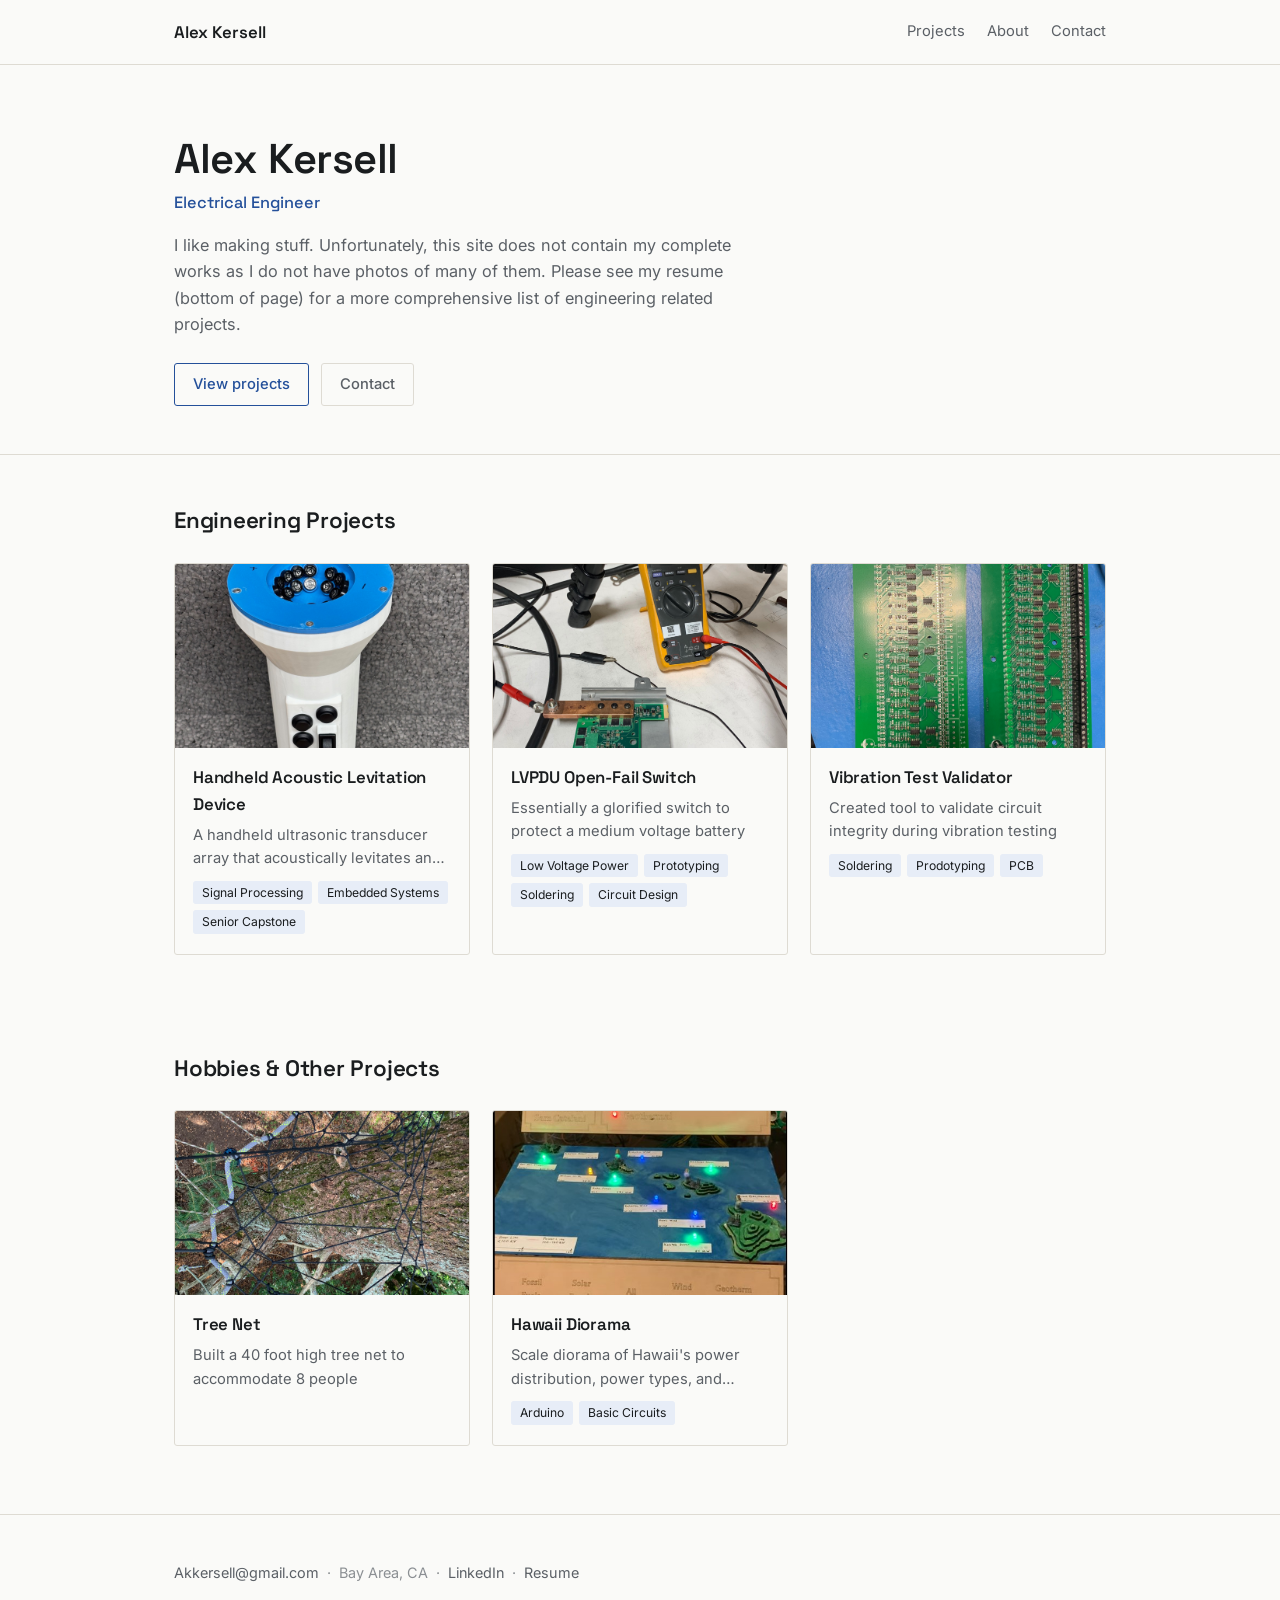
<file: index.html>
<!DOCTYPE html>
<html lang="en">
<head>
<meta charset="UTF-8">
<meta name="viewport" content="width=device-width, initial-scale=1.0">
<title>Portfolio</title>
<link rel="preconnect" href="https://fonts.googleapis.com">
<link rel="preconnect" href="https://fonts.gstatic.com" crossorigin>
<link href="https://fonts.googleapis.com/css2?family=Space+Grotesk:wght@500;600;700&family=Inter:wght@400;500;600&display=swap" rel="stylesheet">
<link rel="stylesheet" href="/assets/style.css">
</head>
<body>

<header class="site-header">
  <div class="wrap header-inner">
    <a class="logo" href="/">Portfolio</a>
    <nav id="site-nav" class="site-nav"></nav>
  </div>
</header>

<section class="hero">
  <div class="wrap">
    <h1 id="hero-name">&nbsp;</h1>
    <p class="hero-role" id="hero-role"></p>
    <p class="hero-intro" id="hero-intro"></p>
    <div class="hero-actions">
      <a href="#projects" class="btn">View projects</a>
      <a href="#contact" class="btn btn-ghost">Contact</a>
    </div>
  </div>
</section>

<main class="wrap">
  <section id="projects" class="section">
    <h2>Engineering Projects</h2>
    <div id="project-grid-engineering" class="project-grid"></div>
  </section>
  <section id="hobbies" class="section">
    <h2>Hobbies &amp; Other Projects</h2>
    <div id="project-grid-hobby" class="project-grid"></div>
  </section>
</main>

<footer id="contact" class="site-footer">
  <div class="wrap">
    <p id="footer-contact"></p>
  </div>
</footer>

<!-- Netlify Identity: needed here (not just in /admin) so invite and
     password-reset email links — which land on this homepage — can show
     their "set your password" modal, then send you on to the editor. -->
<script src="https://identity.netlify.com/v1/netlify-identity-widget.js"></script>
<script>
if (window.netlifyIdentity) {
  window.netlifyIdentity.on("init", user => {
    if (!user) {
      window.netlifyIdentity.on("login", () => {
        document.location.href = "/admin/";
      });
    }
  });
}
</script>

<script src="/assets/site.js"></script>
<script>
(async function(){
  try{
    const site = await fetchJSON('/content/site.json');
    document.title = (site.name || 'Portfolio') + (site.role ? ' — ' + site.role : '');
    document.getElementById('hero-name').textContent = site.name || '';
    document.getElementById('hero-role').textContent = site.role || '';
    document.getElementById('hero-intro').textContent = site.intro || '';
    document.getElementById('footer-contact').innerHTML = footerContactHTML(site);
    await initNav(site);
  }catch(e){
    console.error(e);
  }

  try{
    const data = await fetchJSON('/content/projects.json');
    renderProjectGrid(data.items || []);
  }catch(e){
    document.getElementById('project-grid-engineering').innerHTML = '<p class="empty">Could not load projects.</p>';
    document.getElementById('hobbies').hidden = true;
    console.error(e);
  }
})();
</script>
</body>
</html>
</file>
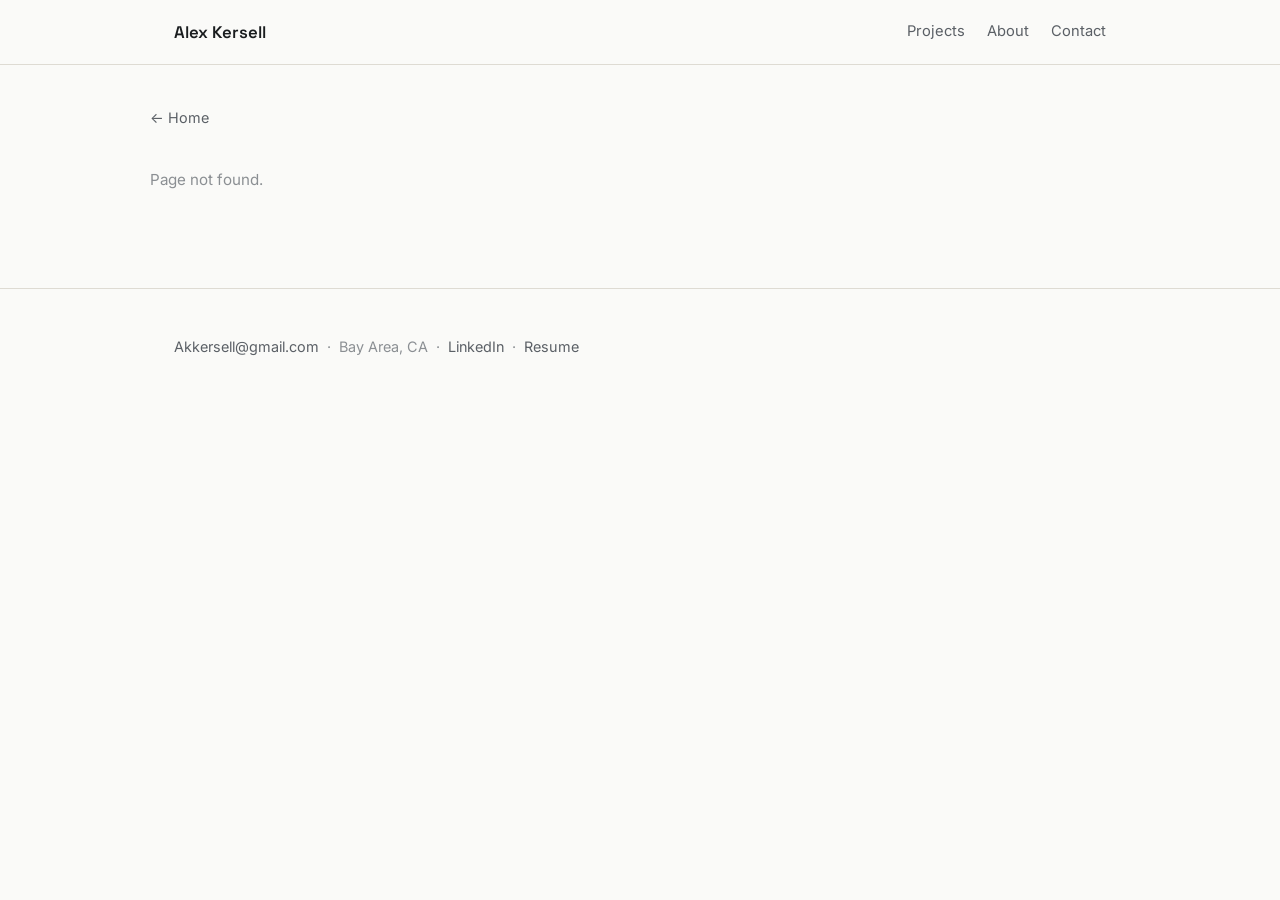
<file: page.html>
<!DOCTYPE html>
<html lang="en">
<head>
<meta charset="UTF-8">
<meta name="viewport" content="width=device-width, initial-scale=1.0">
<title>Page</title>
<link rel="preconnect" href="https://fonts.googleapis.com">
<link rel="preconnect" href="https://fonts.gstatic.com" crossorigin>
<link href="https://fonts.googleapis.com/css2?family=Space+Grotesk:wght@500;600;700&family=Inter:wght@400;500;600&display=swap" rel="stylesheet">
<link rel="stylesheet" href="/assets/style.css">
</head>
<body>

<header class="site-header">
  <div class="wrap header-inner">
    <a class="logo" href="/">Portfolio</a>
    <nav id="site-nav" class="site-nav"></nav>
  </div>
</header>

<main class="wrap detail">
  <a href="/" class="back-link">&larr; Home</a>
  <div id="page-content"><p class="empty">Loading…</p></div>
</main>

<footer id="contact" class="site-footer">
  <div class="wrap">
    <p id="footer-contact"></p>
  </div>
</footer>

<script src="/assets/site.js"></script>
<script>
(async function(){
  const params = new URLSearchParams(location.search);
  const slug = params.get('slug');
  let site = {};
  try{
    site = await fetchJSON('/content/site.json');
    document.getElementById('footer-contact').innerHTML = footerContactHTML(site);
    await initNav(site);
  }catch(e){ console.error(e); }

  const el = document.getElementById('page-content');
  try{
    const data = await fetchJSON('/content/pages.json');
    const item = (data.items || []).find(p => p.slug === slug);
    if(!item){
      el.innerHTML = '<p class="empty">Page not found.</p>';
      return;
    }
    document.title = item.title + (site.name ? ' — ' + site.name : '');
    const gallery = (item.gallery || []).map(g => (g && g.image) ? g.image : g).filter(Boolean);
    el.innerHTML = `
      ${item.cover ? coverHTML(item, 'large') : ''}
      <h1>${escapeHTML(item.title)}</h1>
      <div class="prose">${renderMarkdown(item.body || '')}</div>
      ${gallery.length ? `<div class="gallery">${gallery.map(src => `<img src="${escapeHTML(src)}" loading="lazy" alt="${escapeHTML(item.title)}">`).join('')}</div>` : ''}
    `;
  }catch(e){
    el.innerHTML = '<p class="empty">Could not load this page.</p>';
    console.error(e);
  }
})();
</script>
</body>
</html>
</file>
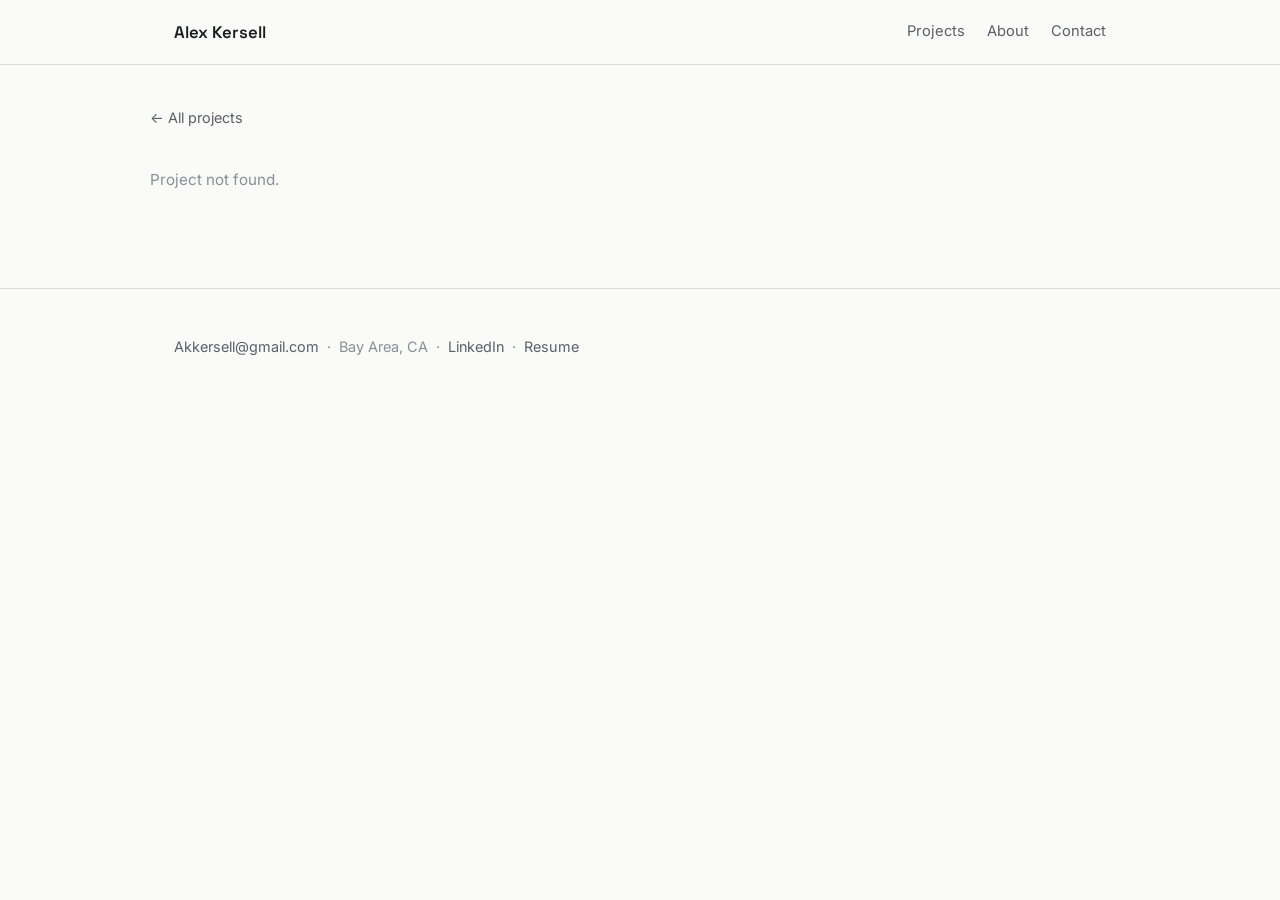
<file: project.html>
<!DOCTYPE html>
<html lang="en">
<head>
<meta charset="UTF-8">
<meta name="viewport" content="width=device-width, initial-scale=1.0">
<title>Project</title>
<link rel="preconnect" href="https://fonts.googleapis.com">
<link rel="preconnect" href="https://fonts.gstatic.com" crossorigin>
<link href="https://fonts.googleapis.com/css2?family=Space+Grotesk:wght@500;600;700&family=Inter:wght@400;500;600&display=swap" rel="stylesheet">
<link rel="stylesheet" href="/assets/style.css">
</head>
<body>

<header class="site-header">
  <div class="wrap header-inner">
    <a class="logo" href="/">Portfolio</a>
    <nav id="site-nav" class="site-nav"></nav>
  </div>
</header>

<main class="wrap detail">
  <a href="/#projects" class="back-link">&larr; All projects</a>
  <div id="project-detail"><p class="empty">Loading…</p></div>
</main>

<footer id="contact" class="site-footer">
  <div class="wrap">
    <p id="footer-contact"></p>
  </div>
</footer>

<script src="/assets/site.js"></script>
<script>
(async function(){
  const params = new URLSearchParams(location.search);
  const slug = params.get('slug');
  let site = {};
  try{
    site = await fetchJSON('/content/site.json');
    document.getElementById('footer-contact').innerHTML = footerContactHTML(site);
    await initNav(site);
  }catch(e){ console.error(e); }

  const el = document.getElementById('project-detail');
  try{
    const data = await fetchJSON('/content/projects.json');
    const item = (data.items || []).find(p => p.slug === slug);
    if(!item){
      el.innerHTML = '<p class="empty">Project not found.</p>';
      return;
    }
    document.title = item.title + (site.name ? ' — ' + site.name : '');
    const gallery = (item.gallery || []).map(g => (g && g.image) ? g.image : g).filter(Boolean);
    el.innerHTML = `
      ${coverHTML(item, 'large')}
      <h1>${escapeHTML(item.title)}</h1>
      <div class="detail-meta">
        ${item.date ? `<span>${formatDate(item.date)}</span>` : ''}
        ${item.link ? `<a href="${escapeHTML(item.link)}" target="_blank" rel="noopener" class="btn btn-ghost">View live &rarr;</a>` : ''}
      </div>
      ${renderTags(item.tags)}
      <div class="prose">${renderMarkdown(item.body || '')}</div>
      ${gallery.length ? `<div class="gallery">${gallery.map(src => `<img src="${escapeHTML(src)}" loading="lazy" alt="${escapeHTML(item.title)}">`).join('')}</div>` : ''}
    `;
  }catch(e){
    el.innerHTML = '<p class="empty">Could not load this project.</p>';
    console.error(e);
  }
})();
</script>
</body>
</html>
</file>
<file: assets/style.css>
:root{
  --bg: #FAFAF8;
  --panel: #F3F2ED;
  --ink: #1A1D1F;
  --ink-soft: #5B6066;
  --ink-faint: #8B8F93;
  --line: #DEDBD3;
  --accent: #24509A;
  --accent-soft: #E7EDF7;
  --max: 980px;
  --gutter: 24px;
}

*{ box-sizing: border-box; }
html{ scroll-behavior: smooth; }

body{
  margin:0;
  background: var(--bg);
  color: var(--ink);
  font-family: 'Inter', -apple-system, BlinkMacSystemFont, sans-serif;
  font-size: 16px;
  line-height: 1.6;
  -webkit-font-smoothing: antialiased;
}

h1, h2, h3, .display{
  font-family: 'Space Grotesk', 'Inter', sans-serif;
  font-weight: 600;
  letter-spacing: -0.01em;
  margin: 0;
}

a{ color: var(--accent); text-decoration: none; }
a:hover{ text-decoration: underline; }
a:focus-visible, button:focus-visible{
  outline: 2px solid var(--accent);
  outline-offset: 3px;
}

.wrap{
  max-width: var(--max);
  margin: 0 auto;
  padding: 0 var(--gutter);
}

/* ---------- Header ---------- */

.site-header{
  border-bottom: 1px solid var(--line);
  position: sticky;
  top: 0;
  background: rgba(250,250,248,0.92);
  backdrop-filter: blur(6px);
  z-index: 10;
}

.header-inner{
  display: flex;
  justify-content: space-between;
  align-items: center;
  height: 64px;
}

.logo{
  font-family: 'Space Grotesk', sans-serif;
  font-weight: 600;
  font-size: 1.05rem;
  color: var(--ink);
}
.logo:hover{ text-decoration: none; color: var(--accent); }

.site-nav{ display: flex; gap: 22px; font-size: 0.92rem; }
.site-nav a{ color: var(--ink-soft); }
.site-nav a:hover{ color: var(--accent); text-decoration: none; }

/* ---------- Hero ---------- */

.hero{
  padding: 72px 0 48px;
  border-bottom: 1px solid var(--line);
}

.hero .wrap{
  opacity: 0;
  animation: rise 0.7s ease-out forwards;
}

@keyframes rise{
  from{ opacity: 0; transform: translateY(10px); }
  to{ opacity: 1; transform: translateY(0); }
}
@media (prefers-reduced-motion: reduce){
  .hero .wrap{ animation: none; opacity: 1; }
}

.hero h1{ font-size: clamp(2rem, 5vw, 2.6rem); line-height: 1.08; }

.hero-role{
  margin-top: 8px;
  color: var(--accent);
  font-family: 'Space Grotesk', sans-serif;
  font-size: 1.02rem;
  font-weight: 500;
}

.hero-intro{
  margin-top: 16px;
  max-width: 56ch;
  color: var(--ink-soft);
  font-size: 1.02rem;
}

.hero-actions{ margin-top: 26px; display: flex; gap: 12px; }

.btn{
  display: inline-block;
  padding: 9px 18px;
  border: 1px solid var(--accent);
  border-radius: 3px;
  color: var(--accent);
  font-size: 0.92rem;
  font-weight: 500;
}
.btn:hover{ text-decoration: none; background: var(--accent-soft); }
.btn-ghost{ border-color: var(--line); color: var(--ink-soft); }
.btn-ghost:hover{ border-color: var(--ink-faint); background: transparent; color: var(--ink); }

/* ---------- Sections ---------- */

.section{ padding: 48px 0; }
.section h2{ font-size: 1.4rem; margin-bottom: 24px; }

.empty{ color: var(--ink-faint); font-size: 0.95rem; }

/* ---------- Project grid ---------- */

.project-grid{
  display: grid;
  grid-template-columns: repeat(auto-fill, minmax(250px, 1fr));
  gap: 22px;
}

.project-card{
  display: flex;
  flex-direction: column;
  border: 1px solid var(--line);
  border-radius: 3px;
  overflow: hidden;
  background: var(--bg);
  color: var(--ink);
  transition: border-color 0.15s ease;
}
.project-card:hover{ border-color: var(--accent); text-decoration: none; }

.cover{
  aspect-ratio: 16 / 10;
  background: var(--accent-soft);
  overflow: hidden;
}
.cover img{ width: 100%; height: 100%; object-fit: cover; display: block; }
.cover-placeholder{
  display: flex;
  align-items: center;
  justify-content: center;
}
.cover-placeholder span{
  font-family: 'Space Grotesk', sans-serif;
  font-weight: 600;
  font-size: 2.4rem;
  color: var(--accent);
  opacity: 0.55;
}

.project-card-body{ padding: 16px 18px 20px; }
.project-card-body h3{ font-size: 1.05rem; margin-bottom: 6px; }
.project-card-body p{
  margin: 0;
  color: var(--ink-soft);
  font-size: 0.92rem;
  display: -webkit-box;
  -webkit-line-clamp: 2;
  -webkit-box-orient: vertical;
  overflow: hidden;
}

.tag-row{ display: flex; flex-wrap: wrap; gap: 6px; margin-top: 10px; }
.tag{
  font-size: 0.76rem;
  padding: 2px 9px;
  background: var(--accent-soft);
  color: var(--ink);
  border-radius: 3px;
}

/* ---------- Detail pages ---------- */

.detail{ padding: 40px 0 60px; }

.back-link{
  display: inline-block;
  margin-bottom: 24px;
  font-size: 0.9rem;
  color: var(--ink-soft);
}
.back-link:hover{ color: var(--accent); }

.cover-large{
  aspect-ratio: 21 / 9;
  border-radius: 3px;
  margin-bottom: 26px;
}
.cover-large .cover-placeholder span{ font-size: 3.4rem; }

.detail h1{ font-size: clamp(1.7rem, 4vw, 2.2rem); }

.detail-meta{
  display: flex;
  align-items: center;
  gap: 18px;
  margin: 12px 0 4px;
  color: var(--ink-faint);
  font-size: 0.9rem;
  flex-wrap: wrap;
}

.prose{ margin-top: 22px; max-width: 68ch; color: var(--ink-soft); }
.prose h2{ font-size: 1.2rem; color: var(--ink); margin: 28px 0 10px; }
.prose h3{ font-size: 1.05rem; color: var(--ink); margin: 22px 0 8px; }
.prose p{ margin: 0 0 14px; }
.prose ul, .prose ol{ margin: 0 0 14px; padding-left: 20px; }
.prose li{ margin-bottom: 6px; }
.prose strong{ color: var(--ink); }
.prose a{ text-decoration: underline; }
.prose code{
  background: var(--panel);
  padding: 1px 6px;
  border-radius: 3px;
  font-size: 0.88em;
}
.prose blockquote{
  margin: 0 0 14px;
  padding-left: 16px;
  border-left: 2px solid var(--line);
  color: var(--ink-faint);
}

.gallery{
  display: grid;
  grid-template-columns: repeat(auto-fill, minmax(200px, 1fr));
  gap: 12px;
  margin-top: 28px;
}
.gallery img{
  width: 100%;
  border-radius: 3px;
  border: 1px solid var(--line);
  display: block;
}

/* ---------- Footer ---------- */

.site-footer{
  border-top: 1px solid var(--line);
  padding: 32px 0 56px;
  margin-top: 20px;
}
.site-footer p{ color: var(--ink-faint); font-size: 0.9rem; }
.site-footer a{ color: var(--ink-soft); }

::selection{ background: var(--accent-soft); color: var(--ink); }

@media (max-width: 600px){
  .header-inner{ height: auto; padding: 14px 0; flex-direction: column; align-items: flex-start; gap: 10px; }
  .site-nav{ gap: 16px; flex-wrap: wrap; }
}
</file>
